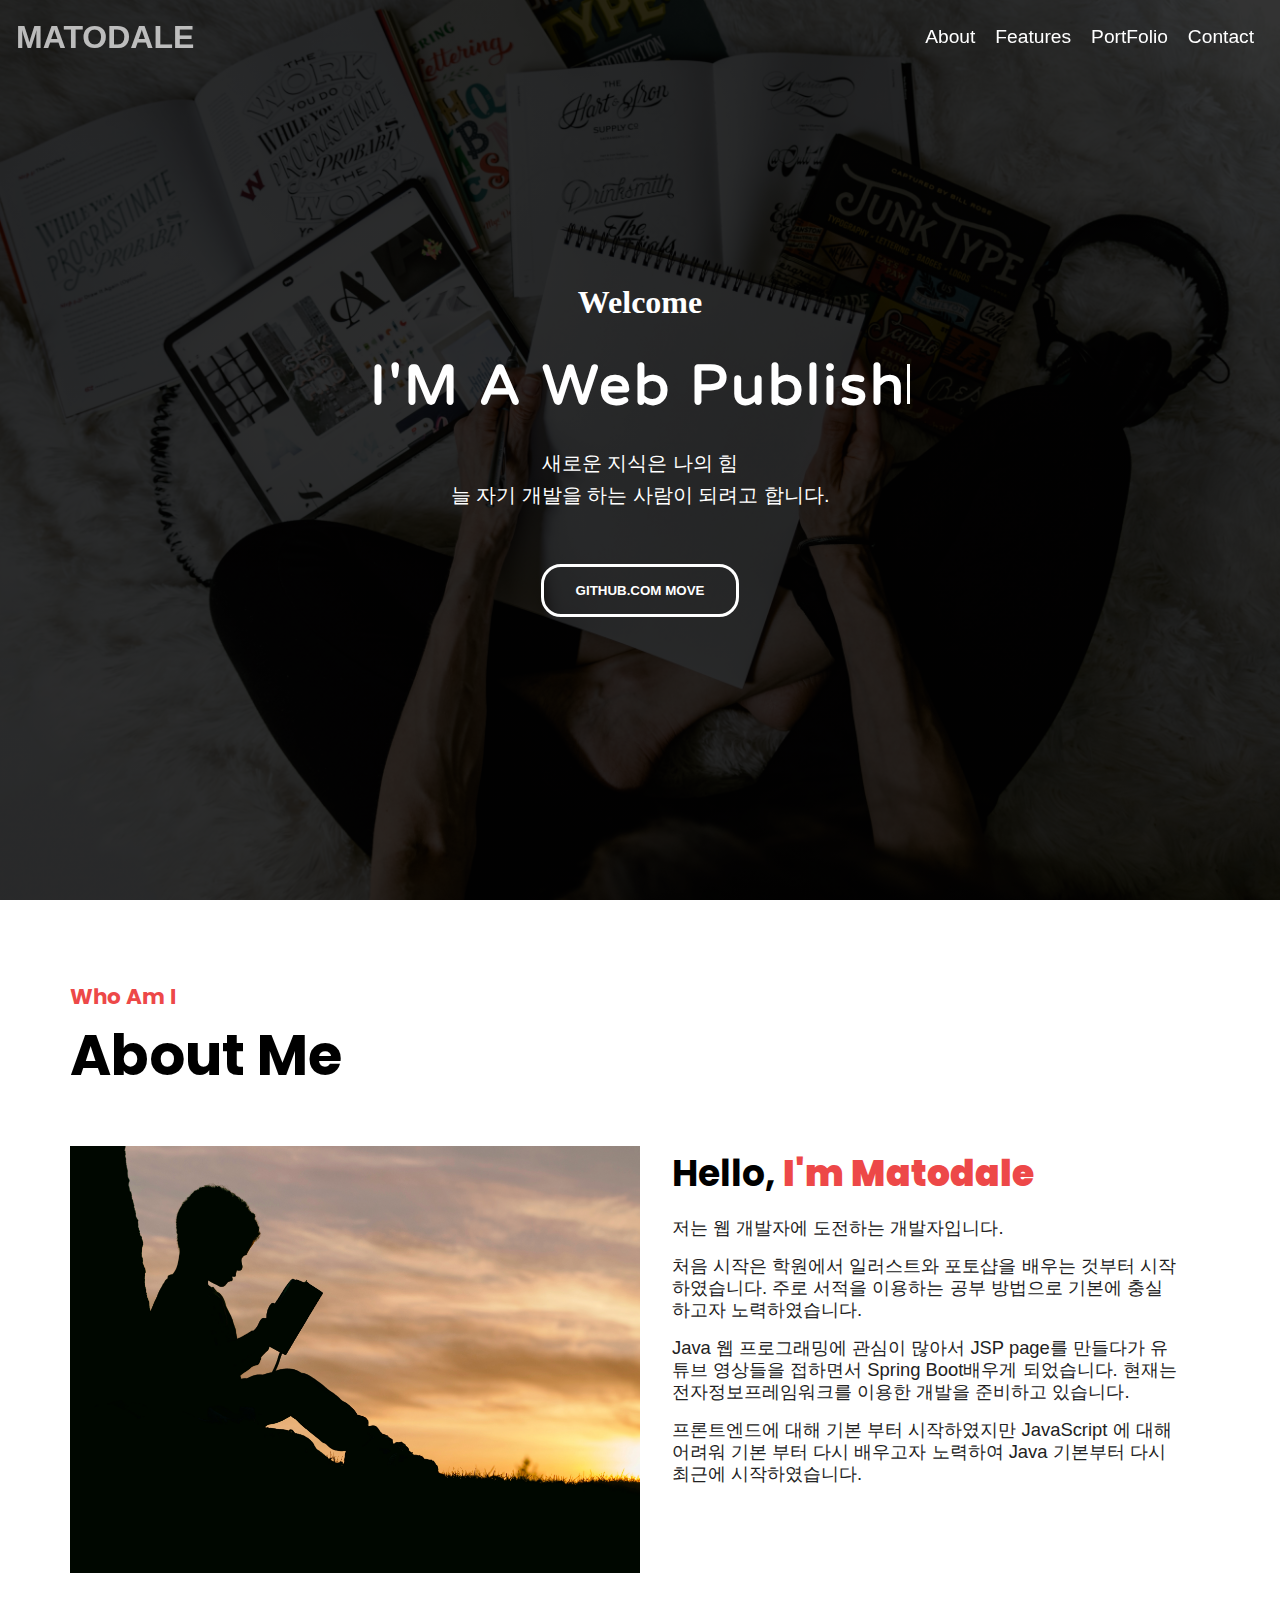
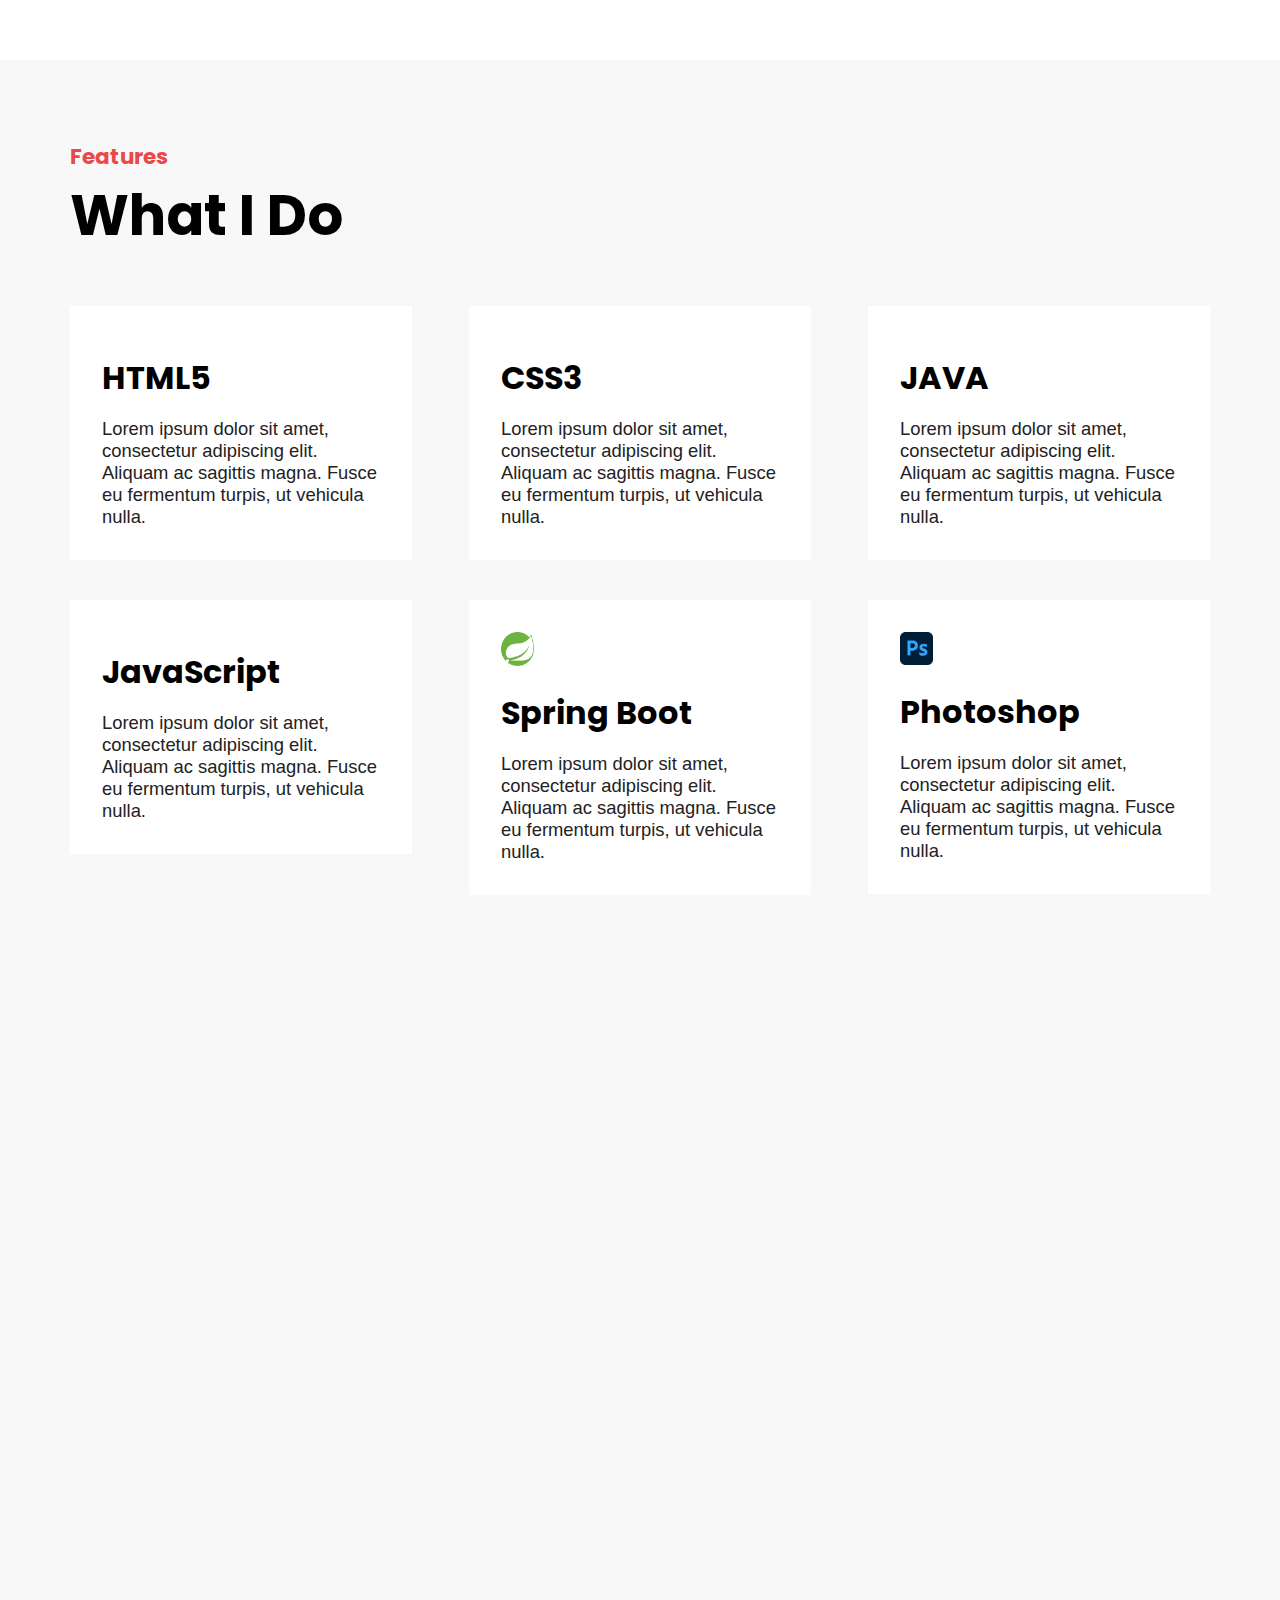
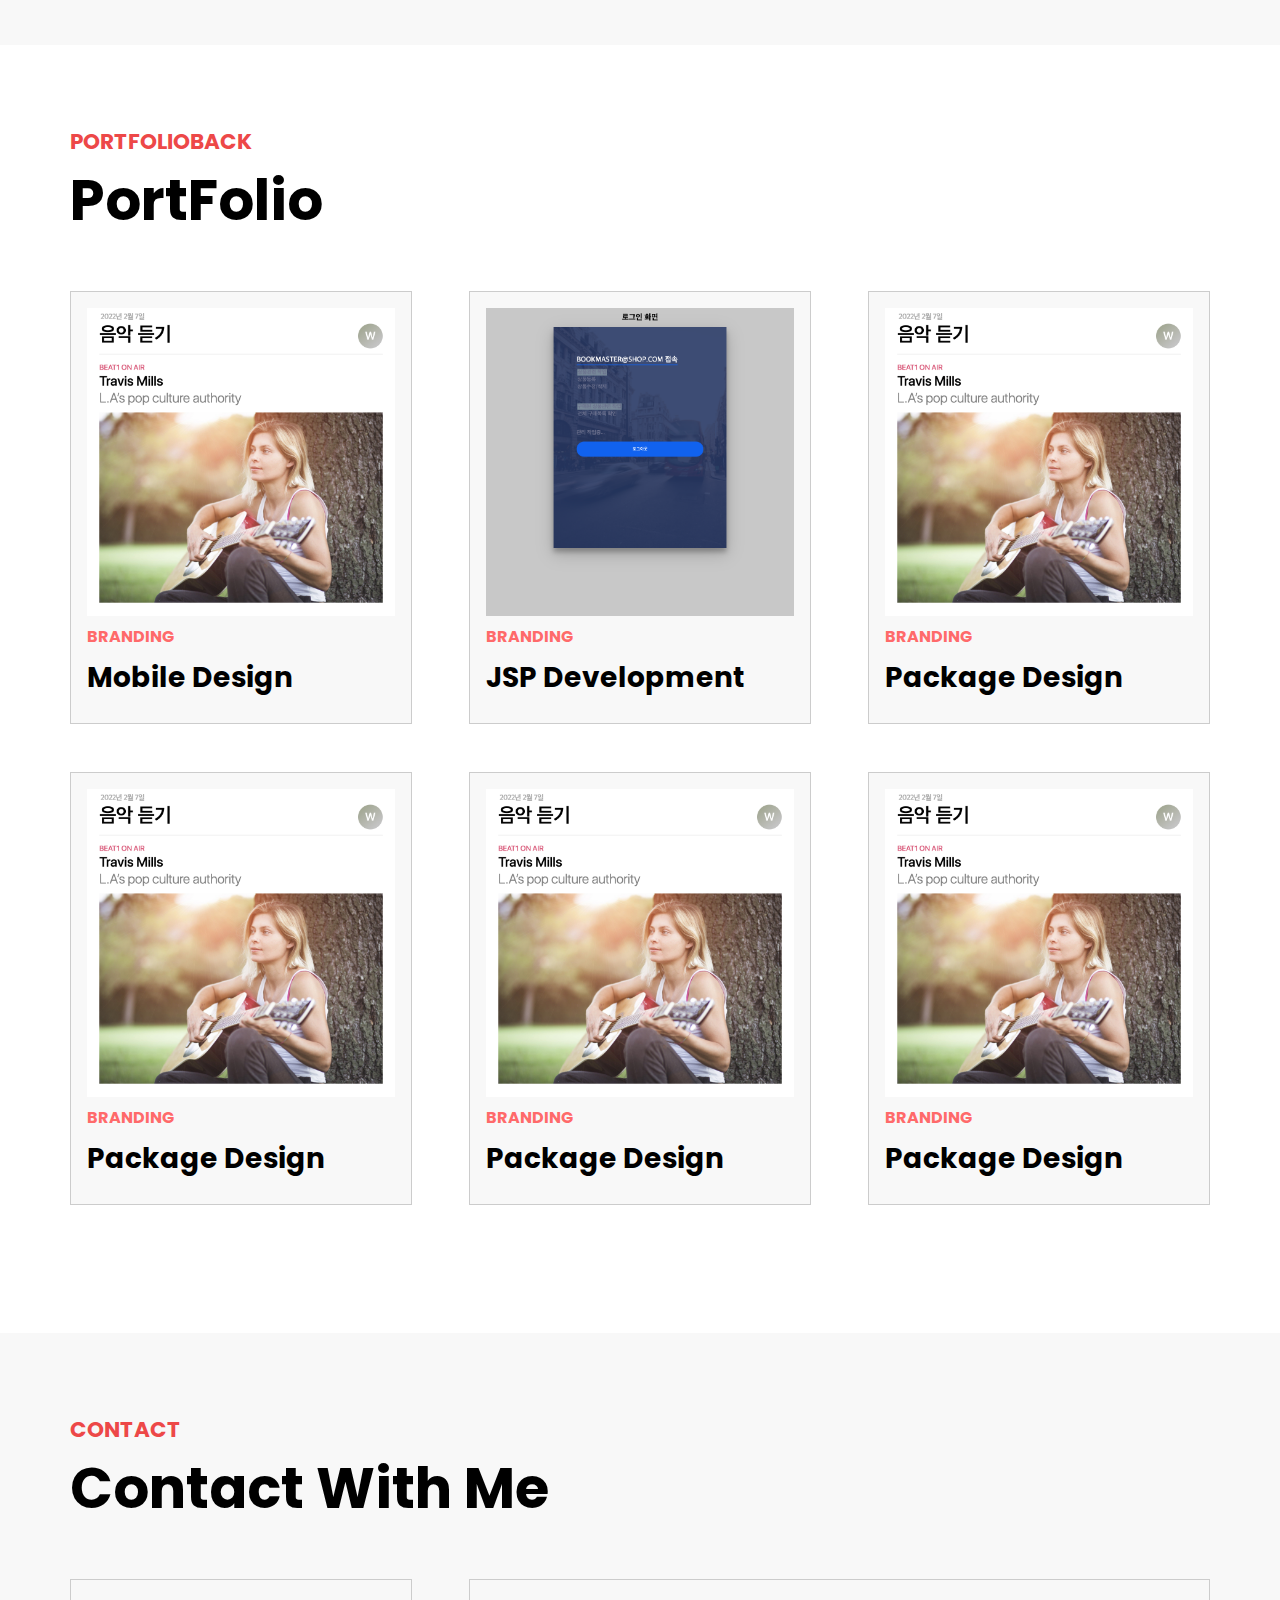
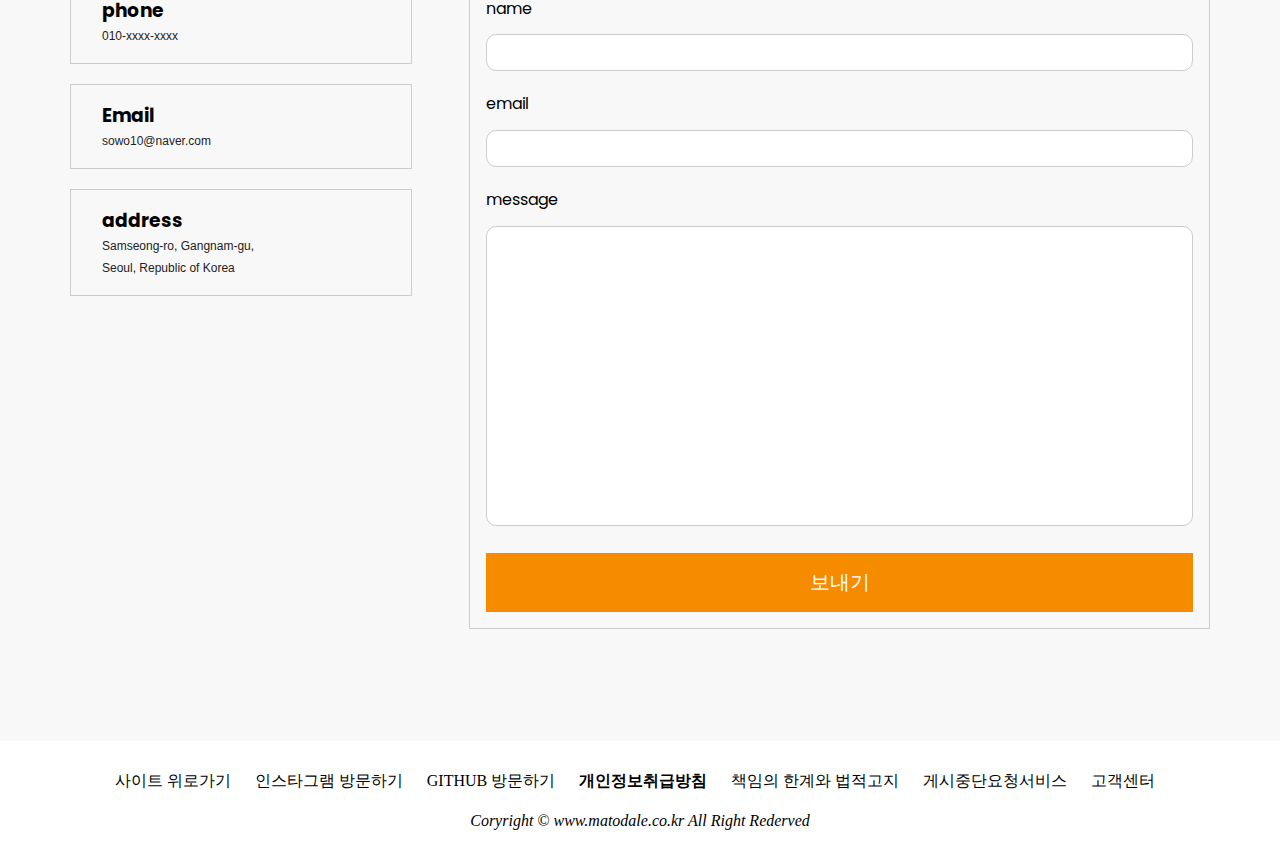
<file: Portfolio/index.html>
<!DOCTYPE html>
<html lang="zxx">
<head>
    <meta charset="UTF-8">
    <meta http-equiv="X-UA-Compatible" content="IE=edge">
    <meta name="viewport" content="width=device-width, initial-scale=1.0, maximum-scale=1, minimum-scale=1">
    <meta name="viewport" content="user-scalable=0"/>
    <meta content="yes" name="apple-mobile-web-app-capable" />
    <meta content="minimum-scale=1.0, width=device-width, maximum-scale=1, user-scalable=no" name="viewport" />
    <!-- 웹문서에 대한 제작자 설정-->
    <meta name="author" content="webmatodale"> 
    <meta name="description" content="반응형 웹 제작 테스트 및 표현 제작 샘플입니다.">
    <meta name="keywords" content="반응형, 웹표준, 웹접근성, 반응형 사이트">
    <title>Final PortFolio</title>
    <!--
        인터넷 웹 브라우저의 주소창에 표시되는 웹사이트나 웹페이지를 대표하는 아이콘, favorites + icons 의 줄임말입니다.
        16x16, 32x32 , 48x48, 64x64 픽셀이 될 수 있다.
    -->
    <!-- favicon & icon-->
    <!--
    <link rel="shortcut icon" href="assets/ico/favicon.ico" type="image/x-icon">
    <link rel="shortcut icon" href="assets/ico/favicon.ico">
    <link rel="apple-touch-icon" href="assets/ico/icon_57.png">
    <link rel="apple-touch-icon" sizes="72x72" href="assets/ico/icon_72.png">
    <link rel="apple-touch-icon" sizes="114x114" href="assets/ico/icon_114.png">
    <link rel="apple-touch-icon" sizes="144x144" href="assets/ico/icon_144.png">
    -->
    <!-- 기본 css -->
    <link rel="stylesheet" href="https://cdnjs.cloudflare.com/ajax/libs/font-awesome/6.1.1/css/all.min.css"
    integrity="sha512-KfkfwYDsLkIlwQp6LFnl8zNdLGxu9YAA1QvwINks4PhcElQSvqcyVLLD9aMhXd13uQjoXtEKNosOWaZqXgel0g==" crossorigin="anonymous" referrerpolicy="no-referrer">
    <link rel="stylesheet" href="css/style.css">
    <link rel="stylesheet" href="css/reset.css">
    <!-- webfont -->
    
    <!-- html5 Support & ie Version Checker -->
    <script src="js/html5shiv.js"></script>
    <script src="js/ie-checker.js"></script>
    <!-- hmlt5 support -->
    <!--[if lt IE 9]><script src="assets/js/html5shiv.js"></script><![endif]-->
    <!-- IE6,7 support -->
    <!--[if lte IE 7]><link rel="stylesheet" href="assets/css/ie7.css" type="text/css" ><![endif]-->
    <!--[if IE 8]><link rel="stylesheet" href="assets/css/ie8.css" type="text/css" ><![endif]-->
    <!--[if lte IE 6]>
    <p style="font-size: 12px; color: #fff; background: #2885b0; padding:5px 0; margin: 0; text-align: center">
    사용하고 계신 브라우저는 최신 웹 브라우저가 아닙니다. 업그레이드를 하거나 다른 최신 브라우저 사용을 권장합니다.
    <a href="http://www.microsoft.com/korea/ie" target="_blank" >업그레이드,</a>
    <a href="http://www.mozilla.or.kr/ko/" target="_blank">파이어폭스,</a>
    <a href="http://kr.opera.com/download/" target="_blank">오페라,</a>,
    <a href="http://support.apple.com/kb/DL1531?viewlocale=ko_KR&locale=ko_KR" target="_blank">사파리,</a>
    <a href="http://www.google.com/chrome?hl=ko" target="_blank">크롬</a></p>
    <![endif]-->
</head>
<body>
    <!-- start header -->
    <header>
        <div class="container">
            <h1>
                <button data-animation-scroll="true" data-target="#main">MATODALE</button>
            </h1>
            <nav>
                <ul>
                    <li><button data-animation-scroll="true" data-target="#about">About</button></li>
                    <li><button data-animation-scroll="true" data-target="#features">Features</button></li>
                    <li><button data-animation-scroll="true" data-target="#portfolio">PortFolio</button></li>
                    <li><button data-animation-scroll="true" data-target="#contact">Contact</button></li>
                </ul>
            </nav>
        </div>
    </header>
    <!-- end header -->
    <main id="main">
        <div class="container">
            <h4>Welcome</h4>
            <h2>I'M A <span></span></h2>
            <p>새로운 지식은 나의 힘</p>
            <p>늘 자기 개발을 하는 사람이 되려고 합니다.</p>
            <button class="download" type="button" onclick="window.open('https://github.com/matodale')">GITHUB.COM MOVE</button>
            <button class="mouse"><i class="fa-solid fa-computer-mouse"></i></button>
        </div>
    </main>
    <!-- main end -->
    <!-- section start -->
    <section id="about" class="about">
        <div class="container">
            <div class="title">
                <h4>Who Am I</h4>
                <h2>About Me</h2>
            </div>
            <div class="about-self">
                <div class="left">
                    <img src="img/section_01.jpg" alt="나의 소개 이미지">
                </div>
                <div class="right">
                    <h3>Hello,
                        <strong>I'm Matodale</strong>
                    </h3>
                    <p>저는 웹 개발자에 도전하는 개발자입니다.</p>
                    <p>처음 시작은 학원에서 일러스트와 포토샵을 배우는 것부터 시작하였습니다. 주로 서적을 이용하는 공부 방법으로 기본에 충실하고자 노력하였습니다.</p>
                    <p>Java 웹 프로그래밍에 관심이 많아서 JSP page를 만들다가 유튜브 영상들을 접하면서 Spring Boot배우게 되었습니다. 현재는 전자정보프레임워크를 이용한 개발을 준비하고 있습니다.</p>
                    <p>프론트엔드에 대해 기본 부터 시작하였지만 JavaScript 에 대해 어려워 기본 부터 다시 배우고자 노력하여 Java 기본부터 다시 최근에 시작하였습니다.</p>
                    <div class="social">
                        <a href="#">
                            <i class="fa-brands fa-github"></i>
                        </a>
                        <a href="#">
                            <i class="fa-brands fa-instagram"></i>
                        </a>
                        <a href="#">
                            <i class="fa-brands fa-youtube"></i>
                        </a>
                        <a href="#">
                            <i class="fa-brands fa-twitch"></i>
                        </a>   
                    </div>
                </div>
            </div>
        </div>
    </section>
    <!-- section end -->
    <!-- section-2 start -->
    <section id="features" class="do">
        <div class="container">
            <div class="title">
                <h4>Features</h4>
                <h2>What I Do</h2>
            </div>
            <!-- do-me 영역-1 -->
            <div class="do-me">
                <div class="do-inner">
                    <div class="icon"><i class="fa-brands fa-html5"></i></div>
                    <div class="content">
                        <h3>HTML5</h3>
                        <p>Lorem ipsum dolor sit amet, consectetur adipiscing elit. Aliquam ac sagittis magna. Fusce eu fermentum turpis, ut vehicula nulla.</p>
                    </div>
                </div>
                <div class="do-inner">
                    <div class="icon"><i class="fa-brands fa-css3"></i></div>
                    <div class="content">
                        <h3>CSS3</h3>
                        <p>Lorem ipsum dolor sit amet, consectetur adipiscing elit. Aliquam ac sagittis magna. Fusce eu fermentum turpis, ut vehicula nulla.</p>
                    </div>
                </div>
                <div class="do-inner">
                    <div class="icon"><i class="fa-brands fa-java"></i></div>
                    <div class="content">
                        <h3>JAVA</h3>
                        <p>Lorem ipsum dolor sit amet, consectetur adipiscing elit. Aliquam ac sagittis magna. Fusce eu fermentum turpis, ut vehicula nulla.</p>
                    </div>
                </div>
            <!-- do-me 영역-1 -->
            <!-- do-me 영역-2 -->
                <div class="do-inner do-me-second">
                    <div class="icon spring-icon"><i class="fa-brands fa-js"></i></div>
                    <div class="content">
                        <h3>JavaScript</h3>
                        <p>Lorem ipsum dolor sit amet, consectetur adipiscing elit. Aliquam ac sagittis magna. Fusce eu fermentum turpis, ut vehicula nulla.</p>
                    </div>
                </div>    
                <div class="do-inner do-me-second">
                    <div class="icon spring-icon"><img src="img/Spring_logo.png" alt="스프링부트 이미지"></div>
                    <div class="content">
                        <h3>Spring Boot</h3>
                        <p>Lorem ipsum dolor sit amet, consectetur adipiscing elit. Aliquam ac sagittis magna. Fusce eu fermentum turpis, ut vehicula nulla.</p>
                    </div>
                </div>
                <div class="do-inner do-me-second">
                    <div class="icon spring-icon"><img src="img/photoshop_logo_image.png" alt="포토샵 이미지"></div>
                    <div class="content">
                        <h3>Photoshop</h3>
                        <p>Lorem ipsum dolor sit amet, consectetur adipiscing elit. Aliquam ac sagittis magna. Fusce eu fermentum turpis, ut vehicula nulla.</p>
                    </div>
                </div>
            </div>
            <!-- do-me 영역-2 -->
            <div class="bg"></div>
        </div>
    </section>
    <!-- section-2 end -->
    <!-- section-portfolio start -->
    <section id="portfolio" class="portfolio">
        <div class="container">
            <div class="title">
                <h4>PORTFOLIOBACK</h4>
                <h2>PortFolio</h2>
            </div>
            <div class="portfolio-me">
                <div class="portfolio-inner">
                    <a href="https://github.com/matodale/MyPortFolio/tree/main/AppleWebSite" target="_blank">
                        <img src="img/moblieDesign_portpolio.png" alt="모바일 웹 디자인">   
                    </a>
                    <strong>BRANDING</strong>
                    <h3>Mobile Design</h3>
                </div>
                <div class="portfolio-inner">
                    <a href="https://github.com/matodale/StudyJSP" target="_blank">
                        <img src="img/JSPdevelopment_portpolio.png" alt="JSP 개발 페이지">
                    </a>
                    <strong>BRANDING</strong>
                    <h3>JSP Development</h3>
                </div>
                <div class="portfolio-inner">
                    <img src="img/moblieDesign_portpolio.png" alt="모바일 웹 디자인">
                    <strong>BRANDING</strong>
                    <h3>Package Design</h3>
                </div>
                <div class="portfolio-inner">
                    <img src="img/moblieDesign_portpolio.png" alt="모바일 웹 디자인">
                    <strong>BRANDING</strong>
                    <h3>Package Design</h3>
                </div>
                <div class="portfolio-inner">
                    <img src="img/moblieDesign_portpolio.png" alt="모바일 웹 디자인">
                    <strong>BRANDING</strong>
                    <h3>Package Design</h3>
                </div>
                <div class="portfolio-inner">
                    <img src="img/moblieDesign_portpolio.png" alt="모바일 웹 디자인">
                    <strong>BRANDING</strong>
                    <h3>Package Design</h3>
                </div>
            </div>
        </div>
    </section>
    <!-- portfolio section end -->
    <!-- contact section start-->
    <section id="contact" class="contact">
        <div class="container">
            <div class="title">
                <h4>CONTACT</h4>
                <h2>Contact With Me</h2>
            </div>
            <div class="contact-me">
                <div class="left">
                    <div class="card">
                        <div class="icon"><i class="fa-solid fa-phone-volume"></i></div>
                        <div class="info-text">
                            <h3>phone</h3>
                            <p>010-xxxx-xxxx</p>
                        </div>
                    </div>
                    <div class="card">
                        <div class="icon"><i class="fa-solid fa-mail-bulk"></i></div>
                        <div class="info-text">
                            <h3>Email</h3>
                            <p>sowo10@naver.com</p>
                        </div>
                    </div>
                    <div class="card">
                        <div class="icon"><i class="fa-solid fa-address-card"></i></div>
                        <div class="info-text">
                            <h3>address</h3>
                            <p>Samseong-ro, Gangnam-gu,</p>
                            <p>Seoul, Republic of Korea</p>
                        </div>
                    </div>
                </div>
                <div class="right">
                    <form action="">
                        <div class="form-group">
                            <label for="name">name</label>
                            <input type="text" id="name">
                        </div>
                        <div class="form-group">
                            <label for="email">email</label>
                            <input type="text" id="email">
                        </div>
                        <div class="form-group">
                            <label for="msg">message</label>
                            <textarea name="msg_area" id="msg" cols="30" rows="10"></textarea>
                        </div>
                        <button type="submit">보내기</button>
                    </form>
                </div>
            </div>
        </div>
    </section>
    <!-- contact section end -->
    <!-- -->
    <footer>
        <div id="footer">
            <div class="container">
                <div class="footer">
                    <ul>
                        <li><a href="#">사이트 위로가기</a></li>
                        <li><a href="https://www.instagram.com/matodale/">인스타그램 방문하기</a></li>
                        <li><a href="https://github.com/matodale">GITHUB 방문하기</a></li>
                        <li><a href="#"><strong>개인정보취급방침</strong></a></li>
                        <li><a href="#">책임의 한계와 법적고지</a></li>
                        <li><a href="#">게시중단요청서비스</a></li>
                        <li><a href="#">고객센터</a></li>
                    </ul>
                    <address>
                        <em>Coryright &copy;</em>
                        <a href="https://github.com/matodale">www.matodale.co.kr</a>
                        <span>All Right Rederved</span>
                    </address>
                </div>
            </div>
        </div>
        <!-- //footer -->
    </footer>
    <script src="js/script.js"></script>
</body>
</html>
</file>
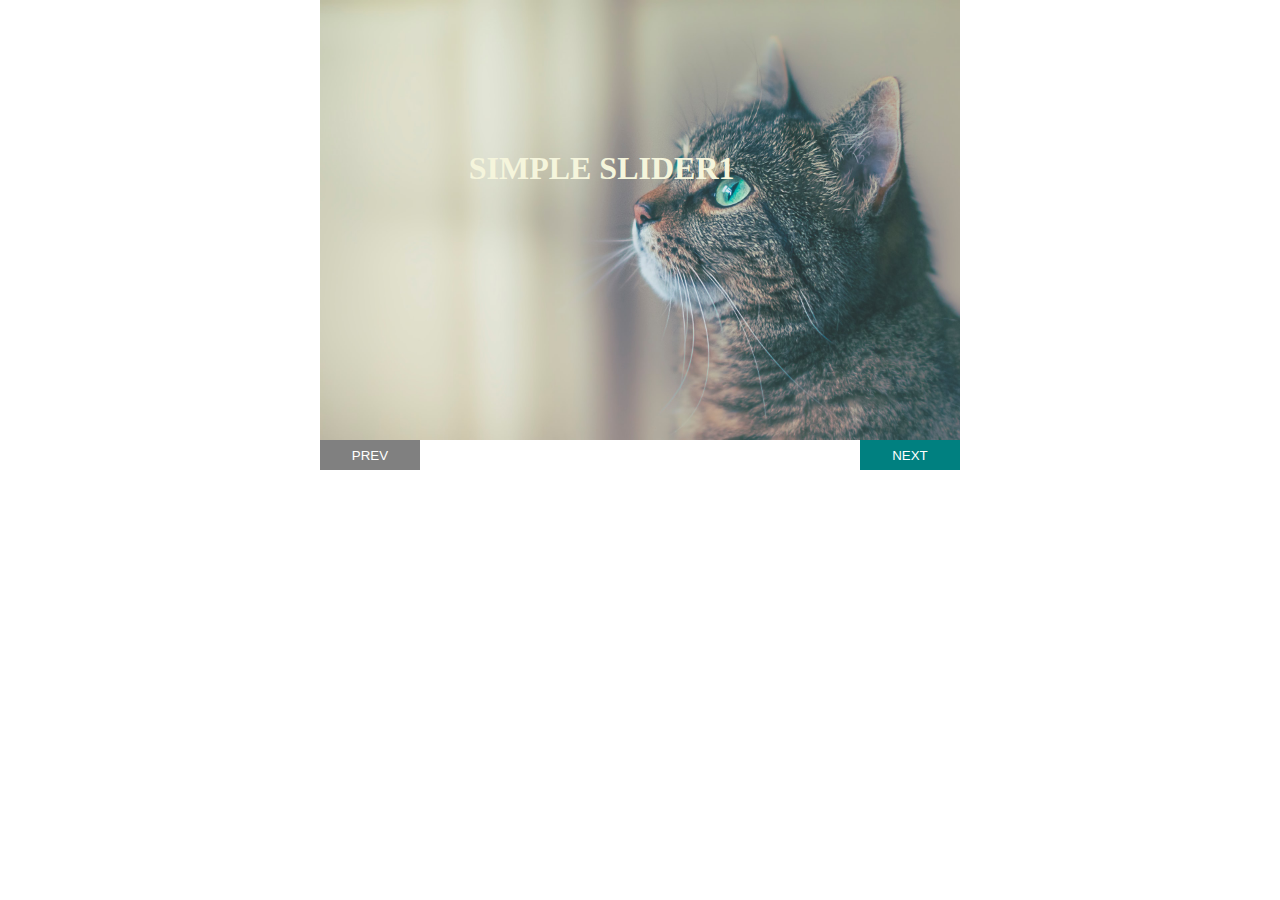
<file: Slider/index.html>
<!DOCTYPE html>
<html lang="ko">
<head>
    <meta charset="UTF-8">
    <meta http-equiv="X-UA-Compatible" content="IE=edge">
    <meta name="viewport" content="width=device-width, initial-scale=1.0">
    <link rel="stylesheet" href="css/style.css" type="text/css">
    <title>이미지 슬라이더 작성</title>
</head>
<body>
    <div class="container">
        <h1>SIMPLE SLIDER1</h1>
        <div class="album">
            <div class="images">
                <img class="sliderTest" src="img/img01.jpg" alt="고양이 이미지1">
                <img class="sliderTest" src="img/img02.jpg" alt="고양이 이미지2">
                <img class="sliderTest" src="img/img03.jpg" alt="고양이 이미지3">
                <img class="sliderTest" src="img/img04.jpg" alt="고양이 이미지4">
                <img class="sliderTest" src="img/img01.jpg" alt="고양이 이미지5">
            </div>
        </div>
        <div class="sliderBtn">
            <button class="prev">PREV</button>
            <button class="next">NEXT</button>
        </div>
    </div>
    <script type="text/javascript" src="js/script.js"></script>
</body>
</html>
</file>
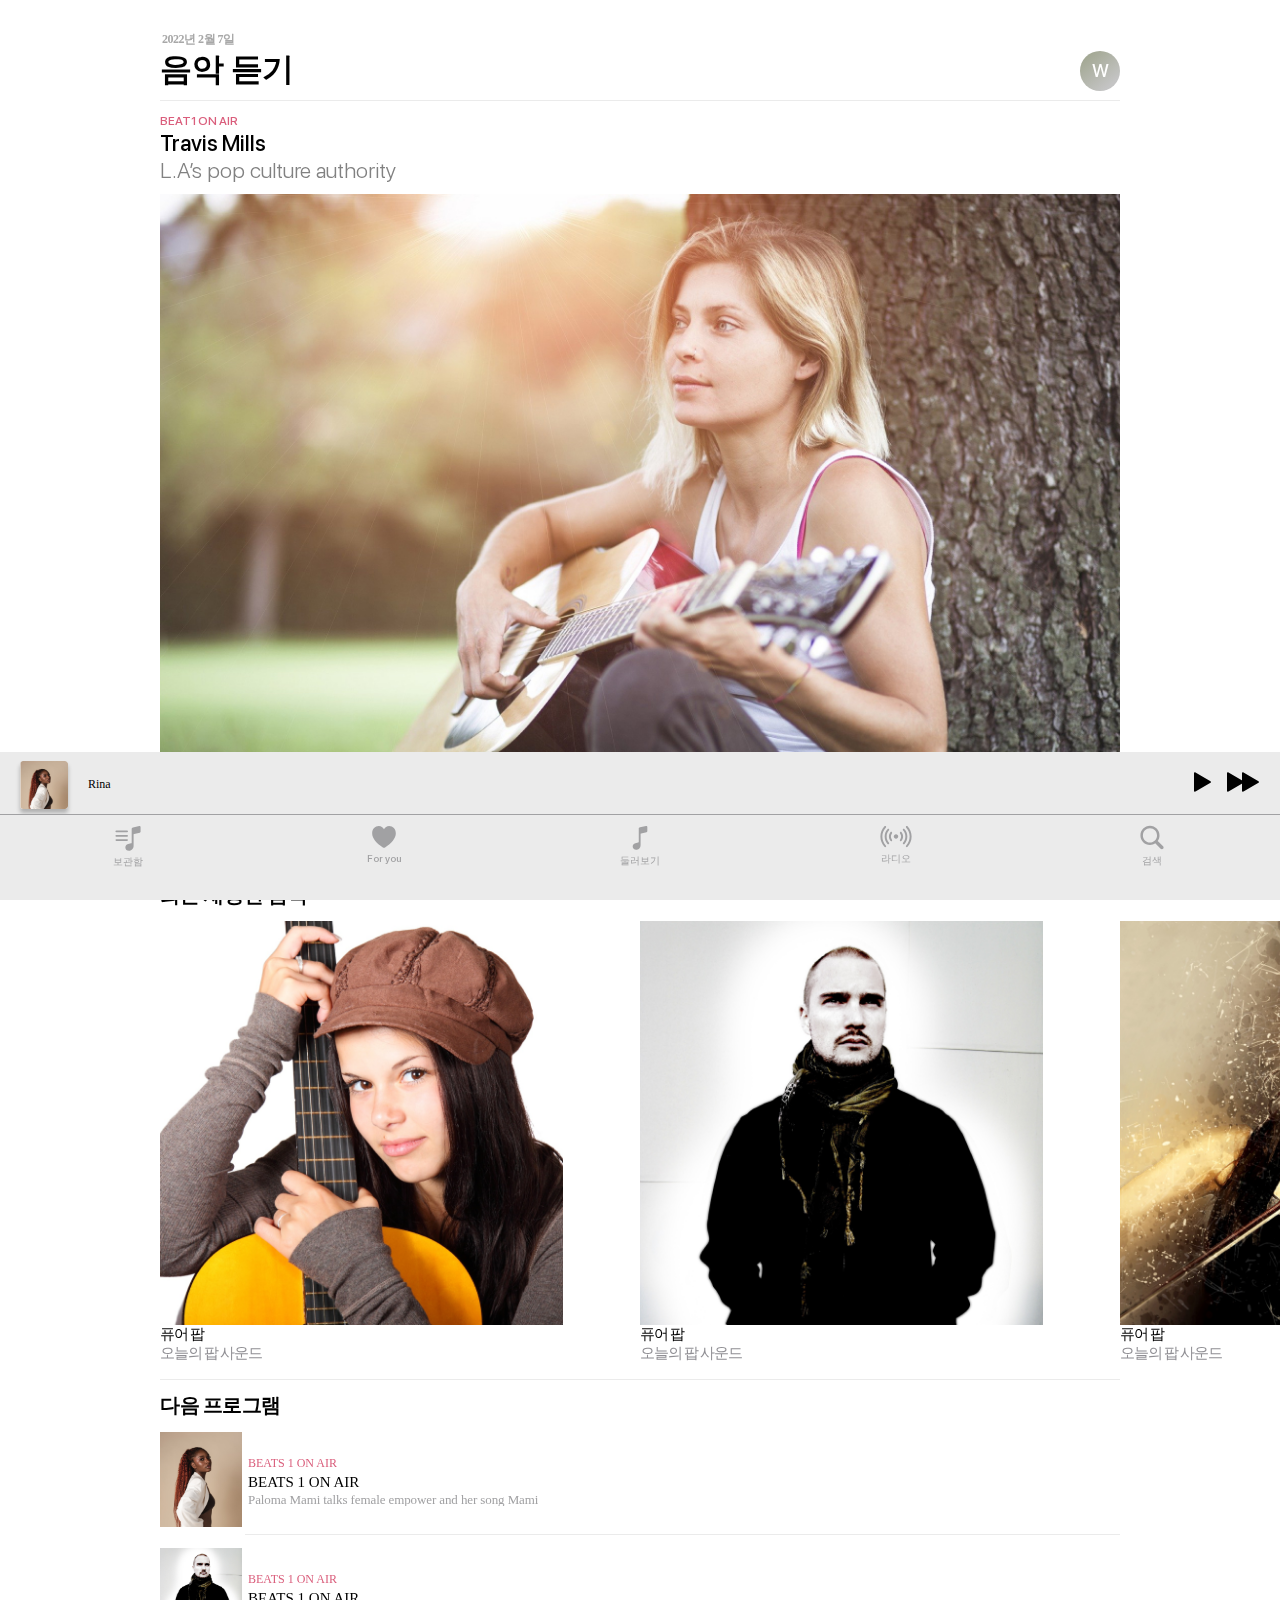
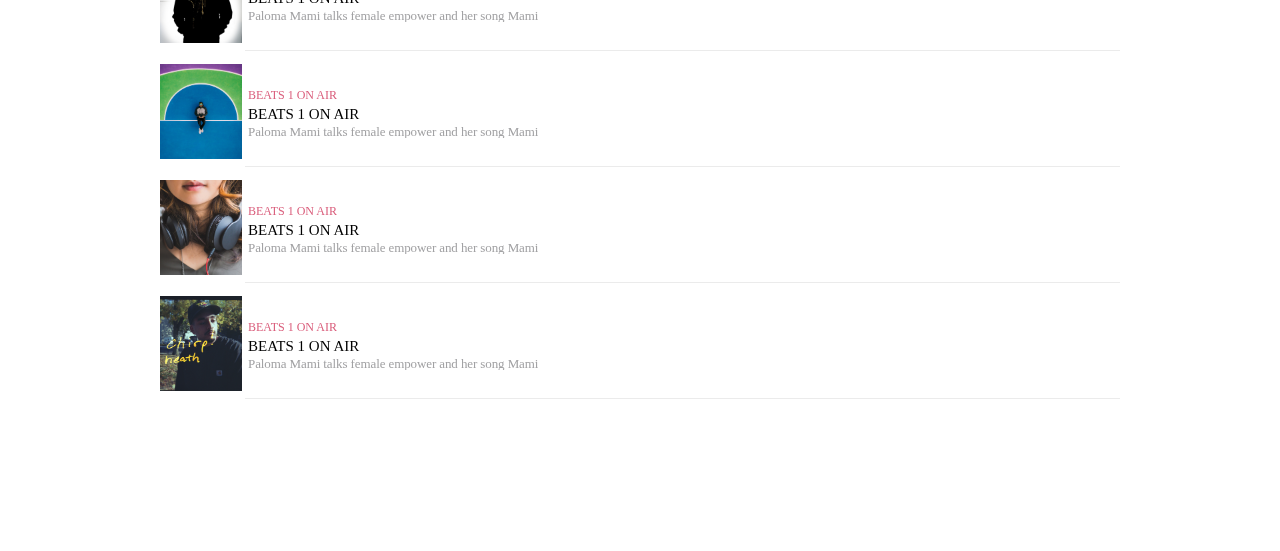
<file: AppleWebSite/apple01.html>
<!DOCTYPE html>
<html lang="ko">

<head>
  <meta charset="UTF-8">
  <meta http-equiv="X-UA-Compatible" content="IE=edge">
  <meta name="viewport" content="width=device-width, initial-scale=1, viewport-fit=cover">
  <meta name="author" content="matodale">
  <meta name="description" content="뮤직 모바일 메인에서 다양한 정보와 유용한 컨텐츠를 만나 보세요">
  <meta name="keywords" content="듣기, 2019년 최고의 음악 100선, Apple Music">
  <title>Apple Music App</title>

  <!-- meta -->
  <meta name="format-detection" content="telephone=no">
  <meta property="og:title" content="뮤직 모바일 메인">
  <meta property="og:url" content="https://matodale.github.io/testAppleWebSite/apple01.html">
  <meta property="og:image" content="https://matodale.github.io/testAppleWebSite/assets/icon/icon.jpg">
  <meta property="og:description" content="뮤직 모바일 메인에서 다양한 정보와 유용한 컨텐츠를 만나 보세요">
  <meta name="twitter:card" content="summary">
  <meta name="twitter:title" content="뮤직 모바일 메인">
  <meta name="twitter:url" content="https://matodale.github.io/testAppleWebSite/apple01.html">
  <meta name="twitter:image" content="https://matodale.github.io/testAppleWebSite/assets/icon/icon.jpg">
  <meta name="twitter:description" content="뮤직 모바일 메인에서 다양한 정보와 유용한 컨텐츠를 만나 보세요">

  <!-- icon -->
  <link rel="apple-touch-icon-precomposed" href="https://matodale.github.io/testAppleWebSite/assets/icon/icon.jpg">
  <link rel="apple-touch-icon-precomposed" sizes="96x96" href="https://matodale.github.io/testAppleWebSite/assets/icon/icon_96.jpg">
  <link rel="apple-touch-icon-precomposed" sizes="144x144" href="https://matodale.github.io/testAppleWebSite/assets/icon/icon_144.jpg">
  <link rel="apple-touch-icon-precomposed" sizes="192x192" href="https://matodale.github.io/testAppleWebSite/assets/icon/icon_192.jpg">

  <!-- style -->

  <link rel="stylesheet" href="./assets/css/reset.css">
  <link rel="stylesheet" href="./assets/css/fonts.css">
  <link rel="stylesheet" href="./assets/css/style.css">
</head>

<body>
  <header id="header">
    <div class="container">
      <div class="row">
        <time class="header-data">2022년 2월 7일</time>
        <h1 class="header-title">음악 듣기</h1>
        <div class="header-ig"><span>W</span></div>
      </div>
    </div>
  </header>
  <!-- //header -->
  <main>
    <section class="music">
      <article class="bestM">
        <div class="container">
          <div class="row">
            <div class="best">
              <div class="best-title">
                <span class="bt-stit">BEAT1 ON AIR</span>
                <h2 class="bt-tit">Travis Mills</h2>
                <p class="bt-desc">L.A’s pop culture authority</p>
              </div>
              <picture>
                <source srcset="assets/img/bestM01@3x.jpg" media="(min-width: 800px)">
                <source srcset="assets/img/bestM01@2x.jpg" media="(min-width: 600px)">
                <img src="assets/img/bestM01.jpg" srcset="assets/img/bestM01.jpg 1x, assets/img/bestM01@2x.jpg 2x, assets/img/bestM01@3x.jpg 3x" alt="이미지1">
              </picture>
            </div>
          </div>
        </div>
      </article>
      <!-- //bestM -->
      <article class="recentM">
        <div class="container">
          <div class="row">
            <h2>최근 재생한 음악</h2>
            <div class="recent">
              <picture>
                <source srcset="assets/img/recentM@3x.png" media="(min-width: 800px)">
                <source srcset="assets/img/recentM@2x.png" media="(min-width: 600px)">
                <img src="assets/img/recentM.png" srcset="assets/img/recentM.png 1x, assets/img/recentM@2x.png 2x, assets/img/recentM@3x.png 3x" alt="이미지1">
              </picture>
              <div class="recent-title">
                <span class="rt-stit">퓨어 팝</span>
                <h2 class="rt-tit">오늘의 팝 사운드</h2>
              </div>
            </div>
            <div class="recent">
              <picture>
                <source srcset="assets/img/recentM2@3x.png" media="(min-width: 800px)">
                <source srcset="assets/img/recentM2@2x.png" media="(min-width: 600px)">
                <img src="assets/img/recentM2.png" srcset="assets/img/recentM2.png 1x, assets/img/recentM2@2x.png 2x, assets/img/recentM2@3x.png 3x" alt="이미지2">
              </picture>
              <div class="recent-title">
                <span class="rt-stit">퓨어 팝</span>
                <h2 class="rt-tit">오늘의 팝 사운드</h2>
              </div>
            </div>
            <div class="recent">
              <picture>
                <source srcset="assets/img/recentM3@3x.png" media="(min-width: 800px)">
                <source srcset="assets/img/recentM3@2x.png" media="(min-width: 600px)">
                <img src="assets/img/recentM3.png" srcset="assets/img/recentM3.png 1x, assets/img/recentM3@2x.png 2x, assets/img/recentM3@3x.png 3x" alt="이미지3">
              </picture>
              <div class="recent-title">
                <span class="rt-stit">퓨어 팝</span>
                <h2 class="rt-tit">오늘의 팝 사운드</h2>
              </div>
            </div>
          </div>
        </div>
      </article>
      <!-- //recentM -->
      <article class="nextM">
        <div class="container">
          <div class="row">
            <h2>다음 프로그램</h2>
            <div class="next-wrap">
              <div class="next">
                <div class="next-img">
                  <picture>
                    <source srcset="assets/img/next01@3x.png" media="(min-width: 800px)">
                    <source srcset="assets/img/next01@2x.png" media="(min-width: 600px)">
                    <img src="assets/img/next01.png" srcset="assets/img/next01.png 1x, assets/img/next01@2x.png 2x, assets/img/next01@3x.png 3x" alt="이미지1">
                  </picture>
                </div>
                <div class="next-tit">
                  <span class="nt-stit">BEATS 1 ON AIR</span>
                  <h2 class="nt-tit">BEATS 1 ON AIR</h2>
                  <p class="nt-desc">Paloma Mami talks female empower and her song Mami</p>
                </div>
              </div>
              <!--//next_img1 -->
              <div class="next">
                <div class="next-img">
                  <picture>
                    <source srcset="assets/img/next02@3x.png" media="(min-width: 800px)">
                    <source srcset="assets/img/next02@2x.png" media="(min-width: 600px)">
                    <img src="assets/img/next02.png" srcset="assets/img/next02.png 1x, assets/img/next02@2x.png 2x, assets/img/next02@3x.png 3x" alt="이미지2">
                  </picture>
                </div>
                <div class="next-tit">
                  <span class="nt-stit">BEATS 1 ON AIR</span>
                  <h2 class="nt-tit">BEATS 1 ON AIR</h2>
                  <p class="nt-desc">Paloma Mami talks female empower and her song Mami</p>
                </div>
              </div>
              <!--//next_img2 -->
              <div class="next">
                <div class="next-img">
                  <picture>
                    <source srcset="assets/img/next03@3x.png" media="(min-width: 800px)">
                    <source srcset="assets/img/next03@2x.png" media="(min-width: 600px)">
                    <img src="assets/img/next03.png" srcset="assets/img/next03.png 1x, assets/img/next03@2x.png 2x, assets/img/next03@3x.png 3x" alt="이미지3">
                  </picture>
                </div>
                <div class="next-tit">
                  <span class="nt-stit">BEATS 1 ON AIR</span>
                  <h2 class="nt-tit">BEATS 1 ON AIR</h2>
                  <p class="nt-desc">Paloma Mami talks female empower and her song Mami</p>
                </div>
              </div>
              <!--//next_img3 -->
              <div class="next">
                <div class="next-img">
                  <picture>
                    <source srcset="assets/img/next04@3x.png" media="(min-width: 800px)">
                    <source srcset="assets/img/next04@2x.png" media="(min-width: 600px)">
                    <img src="assets/img/next04.png" srcset="assets/img/next04.png 1x, assets/img/next04@2x.png 2x, assets/img/next04@3x.png 3x" alt="이미지3">
                  </picture>
                </div>
                <div class="next-tit">
                  <span class="nt-stit">BEATS 1 ON AIR</span>
                  <h2 class="nt-tit">BEATS 1 ON AIR</h2>
                  <p class="nt-desc">Paloma Mami talks female empower and her song Mami</p>
                </div>
              </div>
              <!--//next_img4 -->
              <div class="next">
                <div class="next-img">
                  <picture>
                    <source srcset="assets/img/next05@3x.png" media="(min-width: 800px)">
                    <source srcset="assets/img/next05@2x.png" media="(min-width: 600px)">
                    <img src="assets/img/next05.png" srcset="assets/img/next05.png 1x, assets/img/next05@2x.png 2x, assets/img/next05@3x.png 3x" alt="이미지3">
                  </picture>
                </div>
                <div class="next-tit">
                  <span class="nt-stit">BEATS 1 ON AIR</span>
                  <h2 class="nt-tit">BEATS 1 ON AIR</h2>
                  <p class="nt-desc">Paloma Mami talks female empower and her song Mami</p>
                </div>
              </div>
              <!--//next_img5 -->
            </div>
          </div>
        </div>
      </article>
      <!-- //nextM -->
    </section>
    <!-- //music -->
  </main>
  <section class="play">
    <div class="play-img">
      <picture>
        <source srcset="assets/img/play01@3x.png" media="(min-width: 800px)">
        <source srcset="assets/img/play01@2x.png" media="(min-width: 600px)">
        <img src="assets/img/play01.png" srcset="assets/img/play01@2x.png 2x, assets/img/play01@3x.png 3x" alt="이미지5">
      </picture>
    </div>
    <div class="play-tit">Rina</div>
    <div class="play-play">
      <svg width="17" height="20" viewBox="0 0 17 20" fill="none" xmlns="http://www.w3.org/2000/svg">
        <path d="M16.5 9.13398C17.1667 9.51888 17.1667 10.4811 16.5 10.866L1.5 19.5263C0.833335 19.9112 9.70611e-07 19.4301 1.00426e-06 18.6603L1.76136e-06 1.33975C1.79501e-06 0.569945 0.833336 0.0888202 1.5 0.47372L16.5 9.13398Z" fill="black" />
      </svg>
    </div>
    <div class="play-next">
      <svg width="39" height="24" viewBox="0 0 39 24" fill="none" xmlns="http://www.w3.org/2000/svg">
        <path d="M22.5 11.134C23.1667 11.5189 23.1667 12.4811 22.5 12.866L7.5 21.5263C6.83333 21.9112 6 21.4301 6 20.6603L6 3.33975C6 2.56995 6.83334 2.08882 7.5 2.47372L22.5 11.134Z" fill="black" />
        <path d="M37.5 11.134C38.1667 11.5189 38.1667 12.4811 37.5 12.866L22.5 21.5263C21.8333 21.9112 21 21.4301 21 20.6603L21 3.33975C21 2.56995 21.8333 2.08882 22.5 2.47372L37.5 11.134Z" fill="black" />
      </svg>
    </div>
  </section>
  <!-- //play_btn -->
  <nav class="nav">
    <ul>
      <li>
        <a href="#">
          <svg width="26" height="26" viewBox="0 0 26 26" fill="none" xmlns="http://www.w3.org/2000/svg">
            <path
              d="M25.5854 6.74121V2.16357C25.5854 1.43115 24.9873 0.955078 24.2793 1.10156L17.9927 2.46875C17.1504 2.65186 16.6865 3.11572 16.6865 3.87256L16.6987 17.3979C16.7476 17.9351 16.5034 18.2769 16.0273 18.3745L14.0742 18.7773C11.5596 19.3022 10.3511 20.5962 10.3511 22.5371C10.3511 24.4902 11.8525 25.8574 13.9766 25.8574C15.9663 25.8574 18.603 24.356 18.603 20.8647V9.68311C18.603 9.09717 18.6763 9.01172 19.2012 8.90186L24.8286 7.66895C25.2925 7.57129 25.5854 7.20508 25.5854 6.74121ZM1.29346 7.30273H12.1211C12.6094 7.30273 13 6.8999 13 6.42383C13 5.93555 12.6094 5.54492 12.1211 5.54492H1.29346C0.805176 5.54492 0.414551 5.93555 0.414551 6.42383C0.414551 6.8999 0.805176 7.30273 1.29346 7.30273ZM1.29346 11.6484H12.1211C12.6216 11.6484 13 11.2456 13 10.7573C13 10.2812 12.6094 9.89062 12.1211 9.89062H1.29346C0.805176 9.89062 0.414551 10.2812 0.414551 10.7573C0.414551 11.2456 0.805176 11.6484 1.29346 11.6484ZM1.29346 15.9941H12.1211C12.6216 15.9941 13 15.6035 13 15.1152C13 14.6392 12.6094 14.2363 12.1211 14.2363H1.29346C0.805176 14.2363 0.414551 14.6392 0.414551 15.1152C0.414551 15.6035 0.805176 15.9941 1.29346 15.9941Z"
              fill="#A1A1A3" />
          </svg>
          <span>보관함</span>
        </a>
      </li>
      <li>
        <a href="#">
          <svg width="24" height="23" viewBox="0 0 24 23" fill="none" xmlns="http://www.w3.org/2000/svg">
            <path
              d="M11.9883 22.8594C12.293 22.8594 12.7266 22.6367 13.0781 22.4141C19.6289 18.1953 23.8242 13.25 23.8242 8.23438C23.8242 3.93359 20.8594 0.933594 17.1211 0.933594C14.7891 0.933594 13.043 2.22266 11.9883 4.15625C10.957 2.23438 9.19922 0.933594 6.86719 0.933594C3.12891 0.933594 0.152344 3.93359 0.152344 8.23438C0.152344 13.25 4.34766 18.1953 10.8984 22.4141C11.2617 22.6367 11.6953 22.8594 11.9883 22.8594Z"
              fill="#A1A1A3" />
          </svg>
          <span>For you</span>
        </a>
      </li>
      <li>
        <a href="#">
          <svg width="16" height="25" viewBox="0 0 16 25" fill="none" xmlns="http://www.w3.org/2000/svg">
            <path
              d="M15.3125 6.35156V1.95703C15.3125 1.25391 14.7383 0.796875 14.0586 0.9375L8.02344 2.25C7.20312 2.42578 6.75781 2.87109 6.75781 3.59766L6.78125 16.582C6.82812 17.0977 6.58203 17.4258 6.13672 17.5195L4.26172 17.9062C1.84766 18.4102 0.6875 19.6523 0.6875 21.5156C0.6875 23.3906 2.11719 24.7031 4.15625 24.7031C6.07812 24.7031 8.59766 23.2617 8.59766 19.9102V9.17578C8.59766 8.61328 8.66797 8.53125 9.18359 8.42578L14.5742 7.24219C15.0195 7.14844 15.3125 6.79688 15.3125 6.35156Z"
              fill="#A1A1A3" />
          </svg>
          <span>둘러보기</span>
        </a>
      </li>
      <li>
        <a href="#">
          <svg width="32" height="23" viewBox="0 0 32 23" fill="none" xmlns="http://www.w3.org/2000/svg">
            <path
              d="M0.390625 11.5508C0.390625 15.5 1.85547 19.1211 4.44531 21.8281C4.90234 22.3086 5.54688 22.2734 5.93359 21.8516C6.30859 21.4414 6.23828 20.832 5.79297 20.375C3.57812 18.0547 2.37109 14.9375 2.37109 11.5508C2.37109 8.16406 3.57812 5.04688 5.79297 2.72656C6.23828 2.25781 6.30859 1.66016 5.93359 1.25C5.54688 0.828125 4.90234 0.792969 4.44531 1.27344C1.85547 3.98047 0.390625 7.60156 0.390625 11.5508ZM31.6094 11.5508C31.6094 7.60156 30.1328 3.98047 27.5547 1.27344C27.0977 0.792969 26.4531 0.828125 26.0664 1.25C25.6914 1.66016 25.7617 2.25781 26.207 2.72656C28.4219 5.04688 29.6289 8.16406 29.6289 11.5508C29.6289 14.9375 28.4219 18.0547 26.207 20.375C25.7617 20.832 25.6914 21.4414 26.0664 21.8516C26.4531 22.2734 27.0977 22.3086 27.5547 21.8281C30.1328 19.1211 31.6094 15.5 31.6094 11.5508ZM4.65625 11.5508C4.65625 14.3516 5.66406 16.9766 7.45703 18.9336C7.92578 19.4375 8.59375 19.4375 8.99219 18.9805C9.37891 18.5469 9.28516 17.9844 8.83984 17.4922C7.41016 15.8867 6.63672 13.8242 6.63672 11.5508C6.63672 9.27734 7.41016 7.20312 8.83984 5.59766C9.28516 5.11719 9.37891 4.55469 8.99219 4.10938C8.59375 3.65234 7.92578 3.66406 7.45703 4.16797C5.66406 6.125 4.65625 8.73828 4.65625 11.5508ZM27.3438 11.5508C27.3438 8.73828 26.3359 6.125 24.543 4.16797C24.0742 3.66406 23.3945 3.65234 23.0078 4.10938C22.6211 4.55469 22.7148 5.11719 23.1602 5.59766C24.5898 7.20312 25.3633 9.27734 25.3633 11.5508C25.3633 13.8242 24.5898 15.8867 23.1602 17.4922C22.7148 17.9844 22.6211 18.5469 23.0078 18.9805C23.3945 19.4375 24.0742 19.4375 24.543 18.9336C26.3359 16.9766 27.3438 14.3516 27.3438 11.5508ZM23.0781 11.5508C23.0781 9.95703 22.5391 8.45703 21.6016 7.27344C21.168 6.72266 20.4414 6.72266 20.0312 7.17969C19.6445 7.61328 19.7852 8.12891 20.1719 8.66797C20.7812 9.45312 21.0977 10.4492 21.0977 11.5508C21.0977 12.6406 20.7812 13.6367 20.1719 14.4336C19.7852 14.9609 19.6445 15.4883 20.0312 15.9219C20.4414 16.3789 21.168 16.3672 21.6016 15.8281C22.5391 14.6445 23.0781 13.1445 23.0781 11.5508ZM8.92188 11.5508C8.92188 13.1445 9.46094 14.6445 10.3984 15.8281C10.832 16.3672 11.5586 16.3789 11.9688 15.9219C12.3438 15.4883 12.2148 14.9609 11.8164 14.4336C11.2188 13.6367 10.9023 12.6406 10.9023 11.5508C10.9023 10.4492 11.2188 9.45312 11.8164 8.66797C12.2148 8.12891 12.3438 7.61328 11.9688 7.17969C11.5586 6.72266 10.832 6.72266 10.3984 7.27344C9.46094 8.45703 8.92188 9.95703 8.92188 11.5508ZM13.7734 11.5742C13.7734 12.7578 14.8047 13.7539 16.0117 13.7539C17.2305 13.7539 18.2266 12.7578 18.2266 11.5508C18.2266 10.3203 17.2422 9.32422 16.0117 9.32422C14.793 9.32422 13.7734 10.3555 13.7734 11.5742Z"
              fill="#A1A1A3" />
          </svg>
          <span>라디오</span>
        </a>
      </li>
      <li>
        <a href="#">
          <svg width="24" height="25" viewBox="0 0 24 25" fill="none" xmlns="http://www.w3.org/2000/svg">
            <path
              d="M0.433594 10.4062C0.433594 15.668 4.71094 19.9453 9.97266 19.9453C11.9297 19.9453 13.7227 19.3477 15.2227 18.3281L20.6133 23.7188C20.9414 24.0586 21.3984 24.2109 21.8555 24.2109C22.8516 24.2109 23.5664 23.4609 23.5664 22.4883C23.5664 22.0195 23.4023 21.5859 23.0859 21.2578L17.7305 15.8906C18.8438 14.3555 19.5117 12.457 19.5117 10.4062C19.5117 5.14453 15.2344 0.867188 9.97266 0.867188C4.71094 0.867188 0.433594 5.14453 0.433594 10.4062ZM2.91797 10.4062C2.91797 6.51562 6.07031 3.35156 9.97266 3.35156C13.8633 3.35156 17.0273 6.51562 17.0273 10.4062C17.0273 14.2969 13.8633 17.4609 9.97266 17.4609C6.07031 17.4609 2.91797 14.2969 2.91797 10.4062Z"
              fill="#A1A1A3" />
          </svg>
          <span>검색</span>
        </a>
      </li>
    </ul>
  </nav>
</body>

</html>
</file>
<file: Portfolio/css/style.css>
@charset "UTF-8";
@import url('https://fonts.googleapis.com/css2?family=Poppins:wght@400;700&family=Varela+Round&display=swap'); 
/* 헤더 css*/
header{
    position: fixed;
    color: white;
    top: 0;
    left: 0;
    z-index: 1;
    width: 100%;
    padding: 1rem;
}

header.active{
    background-color: #ff6a6a;
    animation: fadeIn 0.5s ease-in-out;
}
@keyframes fadeIn{
    0%{
        opacity: 0;
    }
    100%{
        opacity: 1;
    }
}
header.active h1 button{
    color: white;
    opacity: 1;
}
/* 전체 영역 container */
.container{
    width:1140px;
    margin:0 auto;
}

/* 헤더 영역의 메뉴 부분 한줄로 위치 */
header .container{
    display:flex;
    justify-content: space-between;
    align-items: center;
    width: 100%;
}

header nav ul{
    display: flex;
}
header nav li{
    padding: 10px;
}
header button{
    background:transparent;
    border: 0;
    cursor: pointer;
}
header h1 button{
    font-size: 2rem;
    font-weight: bold;
    color: white;
    opacity: 0.7;
}
header nav ul li button{
    font-size: 1.2rem;
    color:white;
}

/* 메인 영역 CSS */
main{
    width: 100%;
    height: 100vh;
    color:white;
    background: linear-gradient(rgba(0,0,0,0.8), rgba(0,0,0,0.8)) , url('../img/main_01.jpg') center center;
    background-size: cover;
    display: flex;
    justify-content: center;
    align-items: center;
    text-align: center;
}
main h4{
    font-size: 2rem;
}
main h2{
    font-size: 3.5rem;
    margin:2rem 0;
    letter-spacing: 3px;
    font-family: "Varela Round" , sans-serif;
}
main p{
    width: 500px;
    margin: 0 auto;
    margin-bottom: 10px;
    font-size: 1.25rem;
    color: #fff;
    text-align: center;
}

main button.download{
    background-color: transparent;
    border: 3px solid white;
    border-radius: 20px;
    padding: 1rem 2rem;
    margin-top: 3rem;
    color: white;
    font-weight: bold;
    cursor: pointer;
}

main button.mouse{
    background-color: transparent;
    border:none;
    color: white;
    font-size: 2rem;
    position: absolute;
    bottom: 1rem;
    left: 50%;
   
    transform: translateX(-50%);
    animation: upDown 1s ease-in-out infinite;
    cursor: pointer;
}

@keyframes upDown{
    0%{
        bottem:1rem;
    }
    50%{
        bottom: 1.5rem;
    }
    100%{
        bottom: 1rem;
    }
}
main h2 span::after{
    content:"";
    height: 40px;
    width: 3px;
    background-color: #fff;
    display: inline-block;
    animation: blink .7s ease-in-out infinite;
}
@keyframes blink{
    0%{
        opacity: 1;
    }
    100%{
        opacity: 0;
    }
}

/* section-1 영역 전체 */
section{
    font-family: "Poppins", sans-serif;
    padding: 5rem 0;
}
section:nth-child(2n){
    background-color: #f8f8f8;
}
section .title{
    margin-bottom: 3rem;
}
section .title h4{
    font-size: 1.35rem;
    color:#ed4848;
    position: relative;
}
section .title h2{
    font-size: 3.5rem;
}
section .title p{
    font-size: 1.15rem;
}
/* float 속성 해제 */
section .about-self::after{
    content:"";
    clear: both;
    display: block;
}
/* 본문 너비 절반 지정 & 왼쪽 배치 */
section .about-self .left{
    width: 50%;
    float: left;
}
/* 이미지 크기가 부모 영역을 넘지 않도록 부모 영역의 최대 크기로 지정 */
section .about-self .left img{
    max-width: 100%;
}
/* 본문 너비 절반 지점 & 오른쪽 배치 */
section .about-self .right{
    width: 50%;
    float: left;
    padding: 0 2rem;
}
/* 본문 오른쪽 h3 태그의 글자 크기와 여백 지정 */
section .about-self .right h3{
    font-size: 2.25rem;
    margin-bottom: 1rem;
}
/* 본문 오른쪽 h3 태그의 strong 태그 색상 강조 */
section .about-self .right h3 strong{
    color:#ed4848;
}
/* 본문 오른쪽 p 태그의 크기와 여백 지정 */
section .about-self .right p{
    font-size: 1.15rem;
    margin-top: 1rem;
}
section .about-self .right .social{
    margin-top: 0.5rem;
}
/* 본문 오른쪽의 아이콘 폰트 크기와 여백 지정 */
section .about-self .right .social a{
    font-size: 2.5rem;
    margin-right: 0.2rem;
}

/* section-2 영역 전체 */
section .do-me::after{
    content: "";
    display: block;
    clear: both;
}

/* 사각형 크기와 간격, 내부 여백 설정 */
section .do-me .do-inner{
    background-color: #fff;
    width: 30%;
    padding:2rem;
    float:left;
    margin-right: 5%;
    cursor: pointer;
}
/* 마지막 사각형의 외부 여백 설정 */
section .do-me .do-inner:nth-child(3n){
    margin-right: 0;
}
/* 아이콘 폰트 크기와 색상 */
section .do-me .do-inner .icon i{
    font-size: 2.5rem;
    color:#ff6a6a;
}
/* 각 섹션 텍스트 크기와 간격 */
section .do-me .do-inner .content h3{
    font-size: 2rem;
    margin:1rem 0;
}
/* 사각형 텍스트 크기 */
section .do-me .do-inner .content p{
    font-size: 1.15rem;
}
/* do-inner 클래스에 마우스 올리면 배경색과 텍스트 색상 변경 */
section .do-me .do-inner:hover{
    background-color: lightcoral;
    color:white;
}
/* do-inner 클래스에 마우스를 올리면 아이콘 폰트 색상 변경 */
section .do-me .do-inner:hover i{
    color: white;
}
/* 두번째 색션 영역 위 간격 띄우기 */
section .do-me .do-me-second{
    margin-top: 40px;
    margin-bottom: 20px;
}
/* 두번째 색션 영역 아이콘 크기 조정 */
section .do-me .do-inner .spring-icon{
    width: 12%;
}
/* 두번째 색션 영역 아이콘 크기 조정 */
section .do-me .do-inner .spring-icon img{
    max-width: 100%;
}

/* section 마지막 부분 그림 이질감 효과 */
.bg{
    background: url('../img/section_background.png') center center;
    background-size: cover;
    background-attachment: fixed;
    height: 650px;
}

/* section-portfolio 영역 css */
section.portfolio::after{
    content: "";
    display: block;
    clear: both;
}

section.portfolio .portfolio-inner{
    width: 30%;
    margin-right: 5%;
    padding:1rem 1rem 1.5rem 1rem;
    float: left;
    background-color: #f8f8f8;
    border: 1px solid #ccc;
    margin-bottom: 3rem;
}

/* 3번째 margin-right 0 적용하기 */
section.portfolio .portfolio-me .portfolio-inner:nth-child(3n){
    margin-right:0;
}
/* 이미지 크기가 부모 요소를 넘지 않도록 100%로 지정*/
section.portfolio .portfolio-inner img{
    width: 100%;
    height: 308px;
    display: block;
    object-fit: cover;
}

/* strong 태그 색상과 간격 */
section.portfolio .portfolio-inner strong{
    color:#ff6a6a;
    margin:0.5rem 0;
    display: block;
}

/* h3 태그 색상과 간격 */
section.portfolio .portfolio-inner h3{
    font-size: 1.75rem;
}

/* contact section 영역 */
section.contact .contact-me::after{
    content: "";
    display: block;
    clear: both;
}
section.contact .contact-me .left{
    width:30%;
    float: left;
}
section.contact .contact-me .right{
    float: left;
    width: 65%;
    margin-left: 5%;
}
/* contact section 본문 왼쪽 */
section.contact .contact-me .left .card{
    border: 1px solid #ccc;
    padding: 1rem;
    display: flex;
    align-items: center;
    margin-bottom: 1.25rem;
}

section.contact .contact-me .left .card .icon i{
    font-size: 2rem;
    margin-right: 15px;
}

/* contact section 본문 오른쪽 */
section.contact .contact-me .right{
    margin-bottom: 2rem;
    border:1px solid #ccc;
    padding: 1rem;
}
/* form-group 사이 간격 조정 */
section.contact .contact-me .right .form-group{
    margin-bottom:1.25rem;
}
/* label 태그가 인라인 성격이라서 외부 여백을 적용하기 위해 block으로 변경 */
section.contact .contact-me .right .form-group label{
    display: block;
    margin-bottom: 0.85rem;
}
/* input 요소 CSS */
section.contact .contact-me .right .form-group input{
    padding: 0.625rem;
    width: 100%;
    outline: none;
    border: 1px solid #ccc;
    border-radius: 10px;
}
/* :focus 가상 클래스 선택자로 입력 요소에 커서가 활성화 되면 파란색 테두리와 그림자 효과 추가 */
section.contact .contact-me .right .form-group input:focus{
    border: 1px solid #719ECE;
    box-shadow: 0 0 10px #719ECE;
}
/* textarea CSS */
section.contact .contact-me .right .form-group textarea{
    height: 300px;
    width: 100%;
    resize: none;
    border:1px solid #ccc;
    border-radius: 10px;
}
/* textarea 요소에 커서가 활성화 되면 파란색 테두리와 그림자 효과 추가 */
section.contact .contact-me .right .form-group textarea:focus{
    outline: none;
    border: 1px solid #719ECE;
    box-shadow: 0 0 10px #719ECE;
}
/* 버튼 요소 CSS */
section.contact .contact-me .right button{
    width: 100%;
    padding: 1rem;
    background-color: #f78b00;
    border: none;
    color:white;
    font-size: 1.25rem;
}

/* footer */
#footer .container{
    width: 100%;
}
.footer{
    width: 100%;
    text-align:center;
    padding: 30px 0;
}
.footer li{
    display: inline;
    padding: 0 10px;
    background:no-repeat 0 2px;
    
}
.footer li a strong{
    font-weight: bold;
}
.footer li:first-child{
    background: none;
    padding-left: 0;
}

.footer address{
    padding-top:20px;
}
/* 반응형 코드 입력하기 */
@media screen and (max-width:1145px){
    /* 모바일 수평 스크롤 금지 */
    html, body {
    max-width: 100%;
    overflow-x: hidden;
    }
    header{
        max-width: 100%;
    }
    #footer{
        width: 100%;
    }
    .footer{
        margin: 0 auto;
    }
    .footer ul{
        display: none;
    }
    .footer address{
        text-align: center;
    }
}
@media screen and (max-width:1140px) {
    main .container{
        width: 992px;
    }
    section .container{
        width: 600px;
    }
    section .about-self .left{
        width: 100%;
        margin-bottom: 1.5rem;
    }
    section .about-self .right{
        width: 100%;
        padding: 0;
    }
    section .do-me .do-inner{
        width:48%;
        margin-bottom: 1.5rem;
        margin-right: 0;
    }
    section .do-me .do-me-second{
        margin-top: 0;
    }
    section .do-me .do-inner:nth-child(2n+1){
        margin-right: 4%;
    }
    
    .bg{
        background-attachment:inherit;
        height: 240px;
    }
    
    section .portfolio-me .portfolio-inner{
        width: 48%;
        margin-right:0;
    }
    
    section.portfolio .portfolio-me .portfolio-inner:nth-child(2n+1){
        margin-right: 4%;
    }
    section.contact .contact-me .right .form-group textarea{
        height: 230px;
    }
    section.contact .contact-me .left{
        width: 100%;
    }
    section.contact .contact-me .right{
        width: 100%;
        margin-left: 0;
    }
}
@media screen and (max-width:992px) {
    html{
        font-size: 14px;
    }
    main .container{
        width: 768px;
    }
    section .portfolio-me .portfolio-inner{
        width:100%;
    }
  
}
@media screen and (max-width:768px) {
    html{
        font-size: 13px;
    }
    main{
        height: 50vh;
    }
    main .container{
        width: 576px;
    }
    main h2{
        font-size: 2.5rem;
    }
    main h2 span::after{
        height: 25px;
    }
    main button.mouse{
        top:-3%;
    }
    section .container{
        width: 400px;
    }
    section .do-me .do-inner{
        width:100%;
        margin-right: 0;
    }
}
@media screen and (max-width:576px) {
    html{
        font-size: 12px;
    }

    main .container{
        width:400px;
    }
    main h2 span::after{
        height: 15px;
    }
    main h2{
        font-size: 1.5rem;
    }
    main p{
        width: 100%;
    }
    main button.mouse{
        display: none;
    }
    section .container{
        width:360px;
    }
}
@media screen and (max-width:414px) {

    html{
        font-size: 11px;
    }
    header nav li {
        padding: 5px;
    }
    main .container{
        width:320px;
    }

    section .container{
        width:320px;
    }
    main h4{
        font-size:1.5rem;
    }
    main h2 span::after{
        height: 13px;
    }
    section .title h2{
        font-size:3rem;
    }
}
</file>
<file: Slider/css/style.css>
@charset "UTF-8";
*{
    margin: 0;
    padding: 0;
    box-sizing: border-box;
}

.container{
    max-width: 640px;
    width: 100%;
    margin: 0 auto;
}
.container h1{
    max-width: 640px;
    width: 100%;
    height: 100px;
    text-align: center;
    position: absolute;
    top: 150px;
    left: 22%;
    color: beige;
    z-index: 1000;
}

.container .album{
    max-width: 640px;
    width: 100%;
    height: 100%;
    overflow: hidden;
}
.container .album .images{
    display: flex; /* 이미지 좌우 배치입니다. */
    position: relative;
    height: 440px;
    left: 0%;
    transition: transform 0.7s; /* 천천히 이동하게  */
}
.container .album .images img{
    width: 100%;
    height: 100%;
}

.container .sliderBtn{
    width: 100%;
    display: flex;
    justify-content: space-between;
}
.container .sliderBtn button, 
.container .sliderBtn button:active, 
.container .sliderBtn button:focus{
    width: 100px;
    height: 30px;
    border: none;
    color: white;
    background-color: teal;
    outline: none;
}
.container .sliderBtn button:disabled{
    background-color: gray;
}
.container .sliderBtn .prev:hover,
.container .sliderBtn .next:hover{
    background-color: turquoise;
}
</file>
<file: AppleWebSite/assets/css/fonts.css>
@charset "UTF-8";
/* webfonts */
@font-face {
    font-family: "SF Display";
    font-weight: 300;
    src: url(../fonts/SFProDisplay-Light.ttf);
}
@font-face {
    font-family: "SF Display";
    font-weight: 500;
    src: url(../fonts/SFProDisplay-Medium.ttf);
}
@font-face {
    font-family: "SF Display";
    font-weight: 400;
    src: url(../fonts/SFProDisplay-Regular.ttf);
}
@font-face {
    font-family: "SF Display";
    font-weight: 600;
    src: url(../fonts/SFProDisplay-Semibold.ttf);
}
</file>
<file: AppleWebSite/assets/css/style.css>
@charset "UTF-8";
/* container */
.container{width: 1000px; margin: 0 auto;}

/* row */
.row{position: relative; margin: 0 20px;}

/* header */
#header .header-data{
  font-family: SFProText;
  font-size: 12px;
  font-weight: 600;
  letter-spacing: -0.5px;
  display: block;
  padding-top:30px;
  color: #a8a8a8;
  padding-left: 2px;
}
#header .header-title{
  font-family: SFProText;
  font-size: 32px;
  font-weight: 600;
  letter-spacing: -0.5px;
  color: #000;
  border-bottom: 1px solid #ebebeb;
  margin-bottom: 10px;
  padding-bottom: 10px;
}
#header .header-ig{
  position: absolute;
  right: 0;
  bottom: 10px;
  width: 40px;
  height: 40px;
  background-image: linear-gradient(141deg, #a4a995 16%, rgba(164, 169, 181, 0) 81%), linear-gradient(to bottom, #c4c4c4, #c4c4c4);
  border-radius: 50%;
  color: #fff;
  font-size: 18px;
  text-transform: uppercase;
  justify-content: center;
  display: flex;
  align-items: center;
}
#header .header-ig span{
  display: block;
}
/* bestM */
.bestM .best-title .bt-stit{font-size: 12px; color: #da5e7c; line-height: 1.67;}
.bestM .best-title .bt-tit{color: #000; font-size: 22px; line-height: 0.91; padding-top: 2px;}
.bestM .best-title .bt-desc{font-size: 22px; font-weight: 300; color: #818181; margin-top: 8px; margin-bottom: 14px;}

/* recentM */
.recentM{overflow: hidden; position: relative;}
.recentM .recent{float: left; width: 42%; margin-right: 8%;}
.recentM .recent:last-child{position: absolute; margin-right: 0; left:100%;}
.recentM .container .row > h2{font-size: 20px; font-weight: bold; line-height: 1; color: #000; margin-top: 23px; margin-bottom: 16px; border-top: 1px solid #ebebeb; padding-top: 23px;}
.recentM .recent-title .rt-stit{font-size: 15px; font-weight: 500; color: #000; line-height: 1.33; letter-spacing: -1px;}
.recentM .recent-title .rt-tit{font-size: 15px; font-weight: 500; color: #908f94; line-height: 1.33; letter-spacing: -1px;}
.recentM picture{}
.recentM picture img{}

/* next */
.nextM{
  margin-bottom: 160px;
}
.nextM .container .row > h2{
  font-size: 20px;
  font-weight: bold;
  line-height: 1;
  letter-spacing: -0.5px;
  color: #000;
  margin-bottom: 17px;
  border-top: 1px solid #ebebeb;
  padding-top: 15px;
  margin-top: 15px;
}
.nextM .next{
  display: flex; /* flex 설정 */
  position: relative;
  margin-bottom: 21px;
}
.nextM .next:after{
  /* 가상요소 선 */
  content: '';
  position: absolute;
  right: 0;
  bottom: -8px;
  height: 1px;
  background-color: #ebebeb;
  width: calc(100% - 85px);
}
.nextM .next .next-img{width: 82px; margin-right: 6px;}
.nextM .next .next-tit{
  display: flex;
  flex-direction: column;
  justify-content: center;
  /* flex 세로 가운데 */
 }
.nextM .next .next-tit .nt-stit{
  font-family: SFProText;
  color: #da5e7c; font-size: 12px;
  line-height: 1.67;
}
.nextM .next .next-tit .nt-tit{
  font-family: SFProText;
  font-size: 15px;
  line-height: 1.33;
  color: #000;
}
.nextM .next .next-tit .nt-desc{
  font-family: SFProText;
  font-size: 13px;
  line-height: 1;
  letter-spacing: -0.1px;
  color: #a1a1a3;
  overflow: hidden;
  text-overflow: ellipsis;
  display: -webkit-box;
  -webkit-line-clamp:2;
  -webkit-box-orient:vertical;
}
.play{
  position: fixed;
  z-index: 9000;
  bottom: 83px;
  left: 0;
  width: 100%;
  height: 65px;
  background-color: #ebebeb;
  backdrop-filter: saturate(180%) blur(20px);
  display: flex;
  align-items: center;
}
.play .play-img{
  width: 48px;
  padding: 8px 20px;

}
.play .play-img img{
  border-radius: 3px;
  box-shadow: 0 4px 4px 0 rgba(0, 0, 0, 0.25);
}
.play .play-tit{
  font-family: SFProText;
  font-size: 12px;
  line-height: 1.67;
  color: #000;
}
.play .play-play {margin-left: auto; padding-right: 10px; cursor: pointer;}
.play .play-next {cursor: pointer; margin-right: 20px;}



.nav {
  border-top: 1px solid #A1A1A3;
  position: fixed;
  left: 0;
  bottom: 0px;
  z-index: 9000;
  width: 100%;
  background: #ebebeb;
}
.nav ul{
  display: flex;
  text-align: center;
}
.nav ul li{
  flex-basis: 20%;
}
.nav ul li a{
  display: block;
  padding-top: 10px;
}
.nav ul li a svg{
  color: #a1a1a3;
}
.nav ul li a span{
  display: block;
  font-size: 10px;
  line-height: 1;
  color: #a1a1a3;
  padding-bottom: 34px;
}




/* 미디어 쿼리 */
@media (max-width:1020px){
  .container{width: 100%;}
}
</file>
